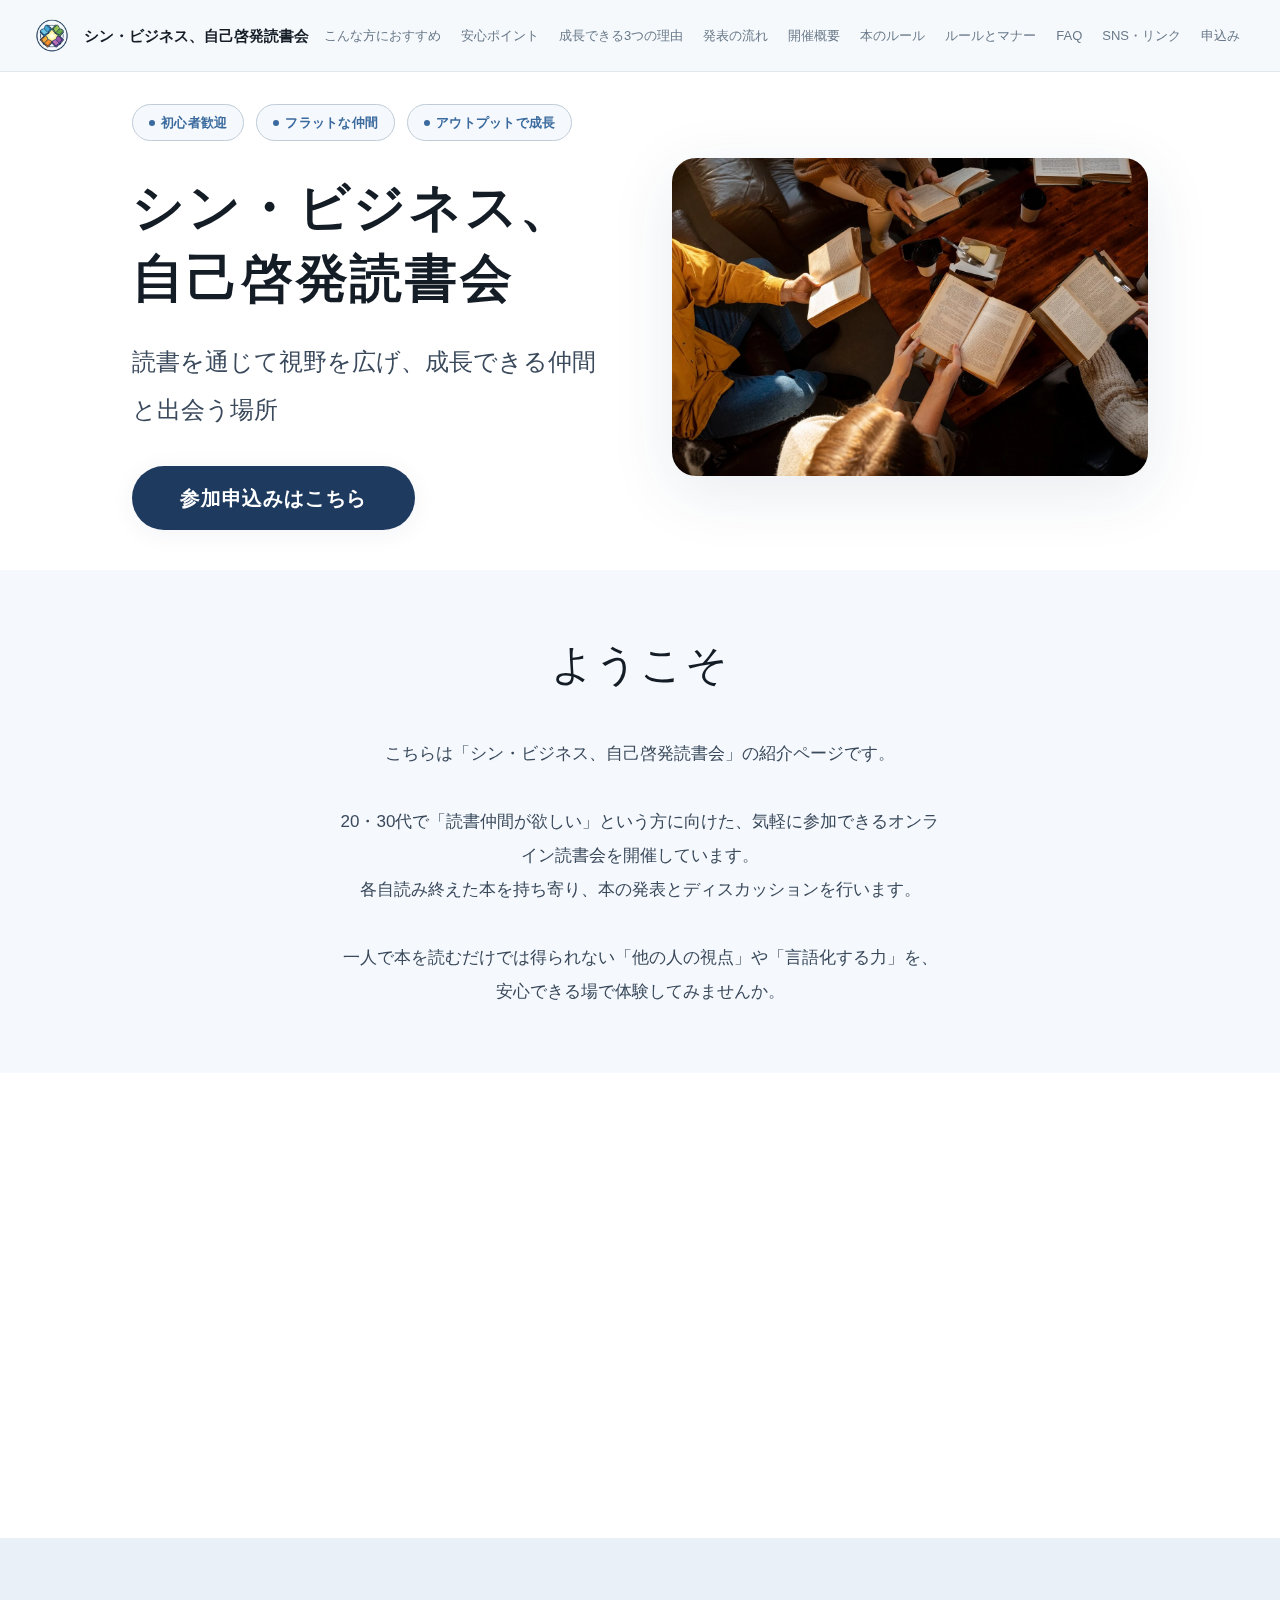
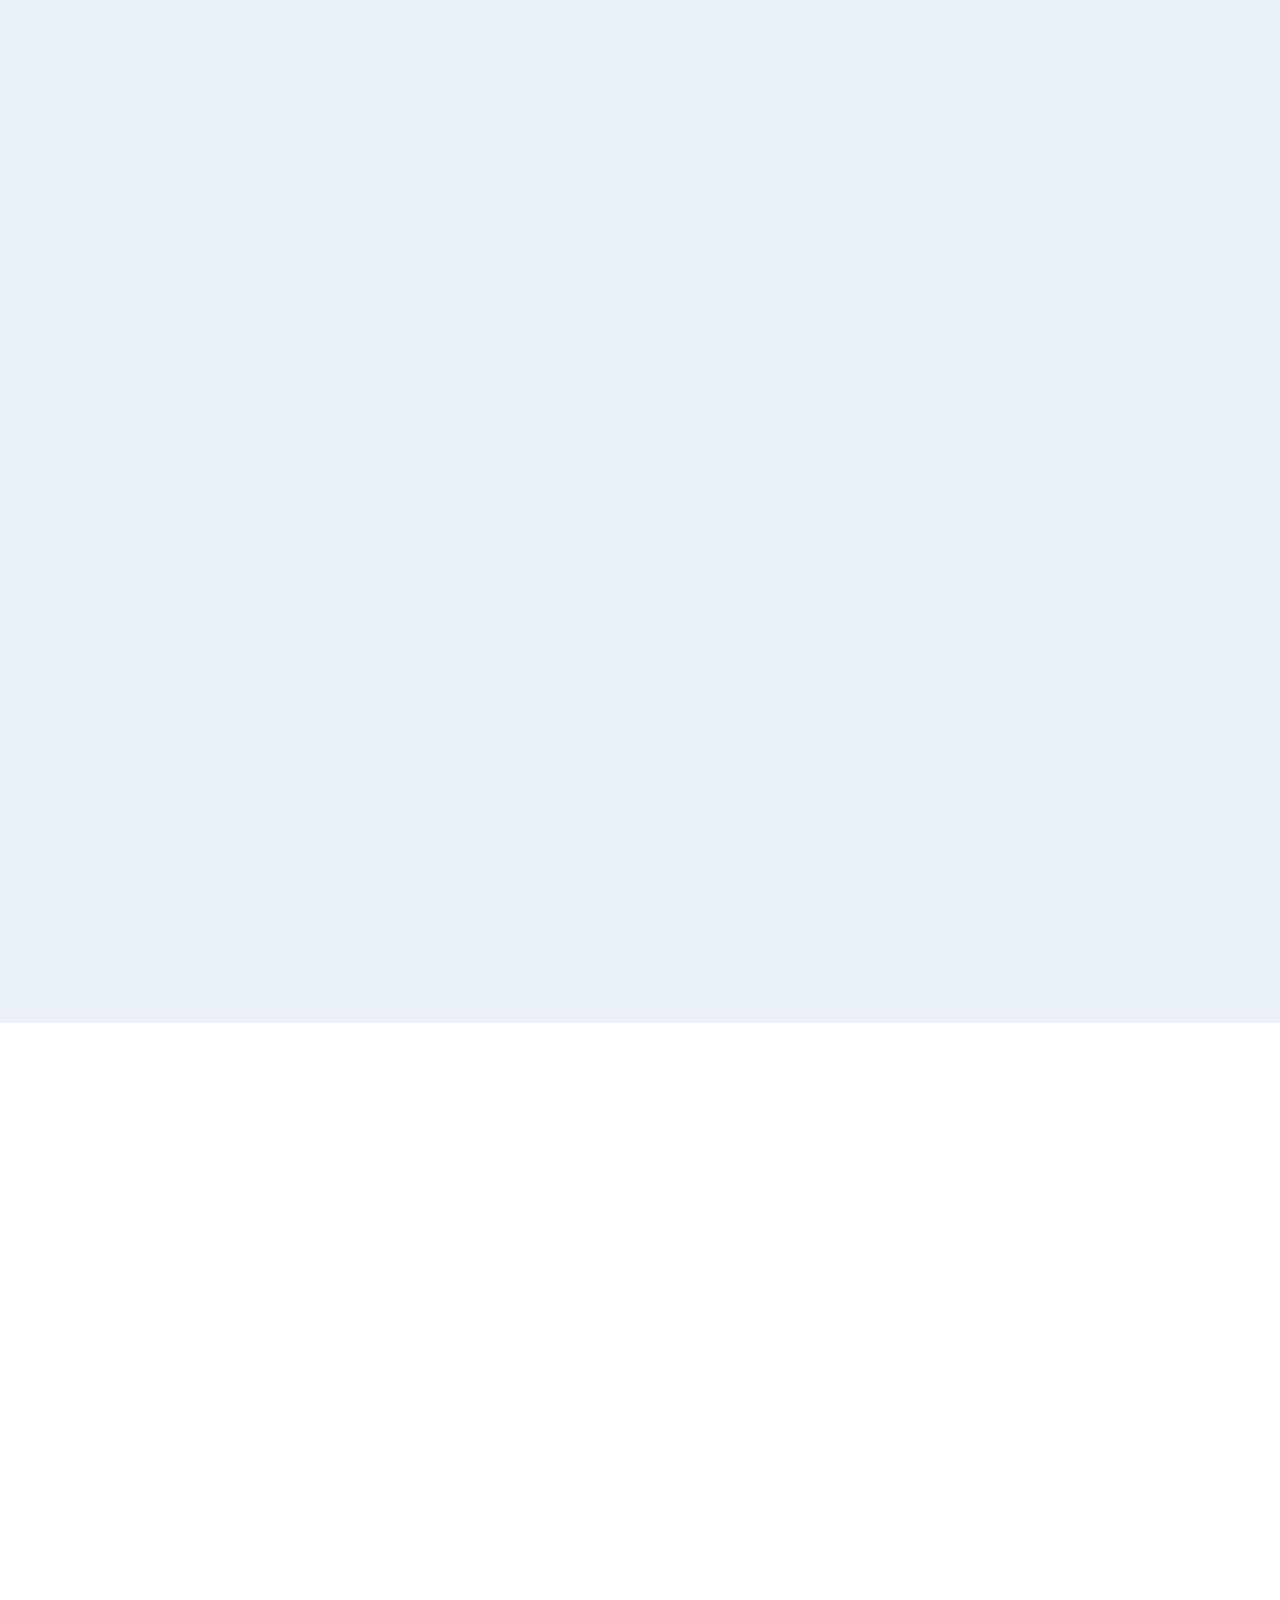
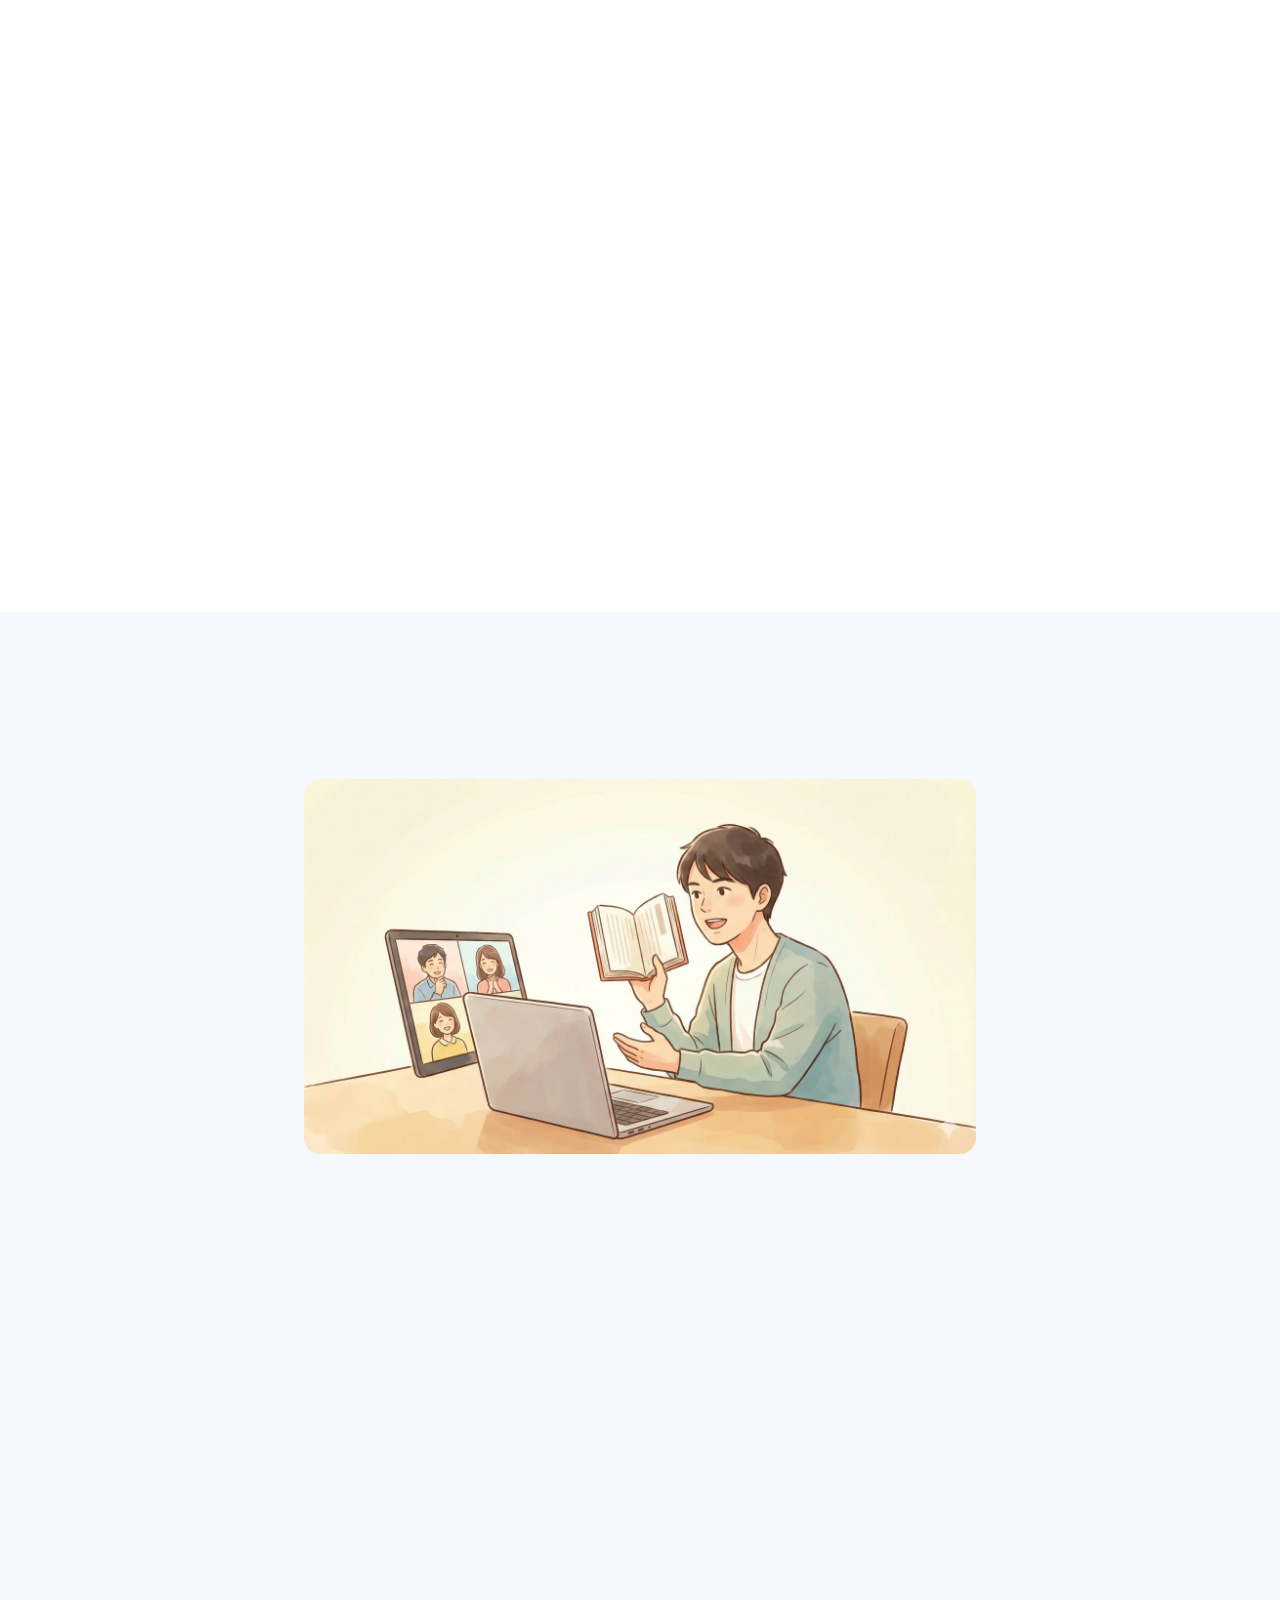
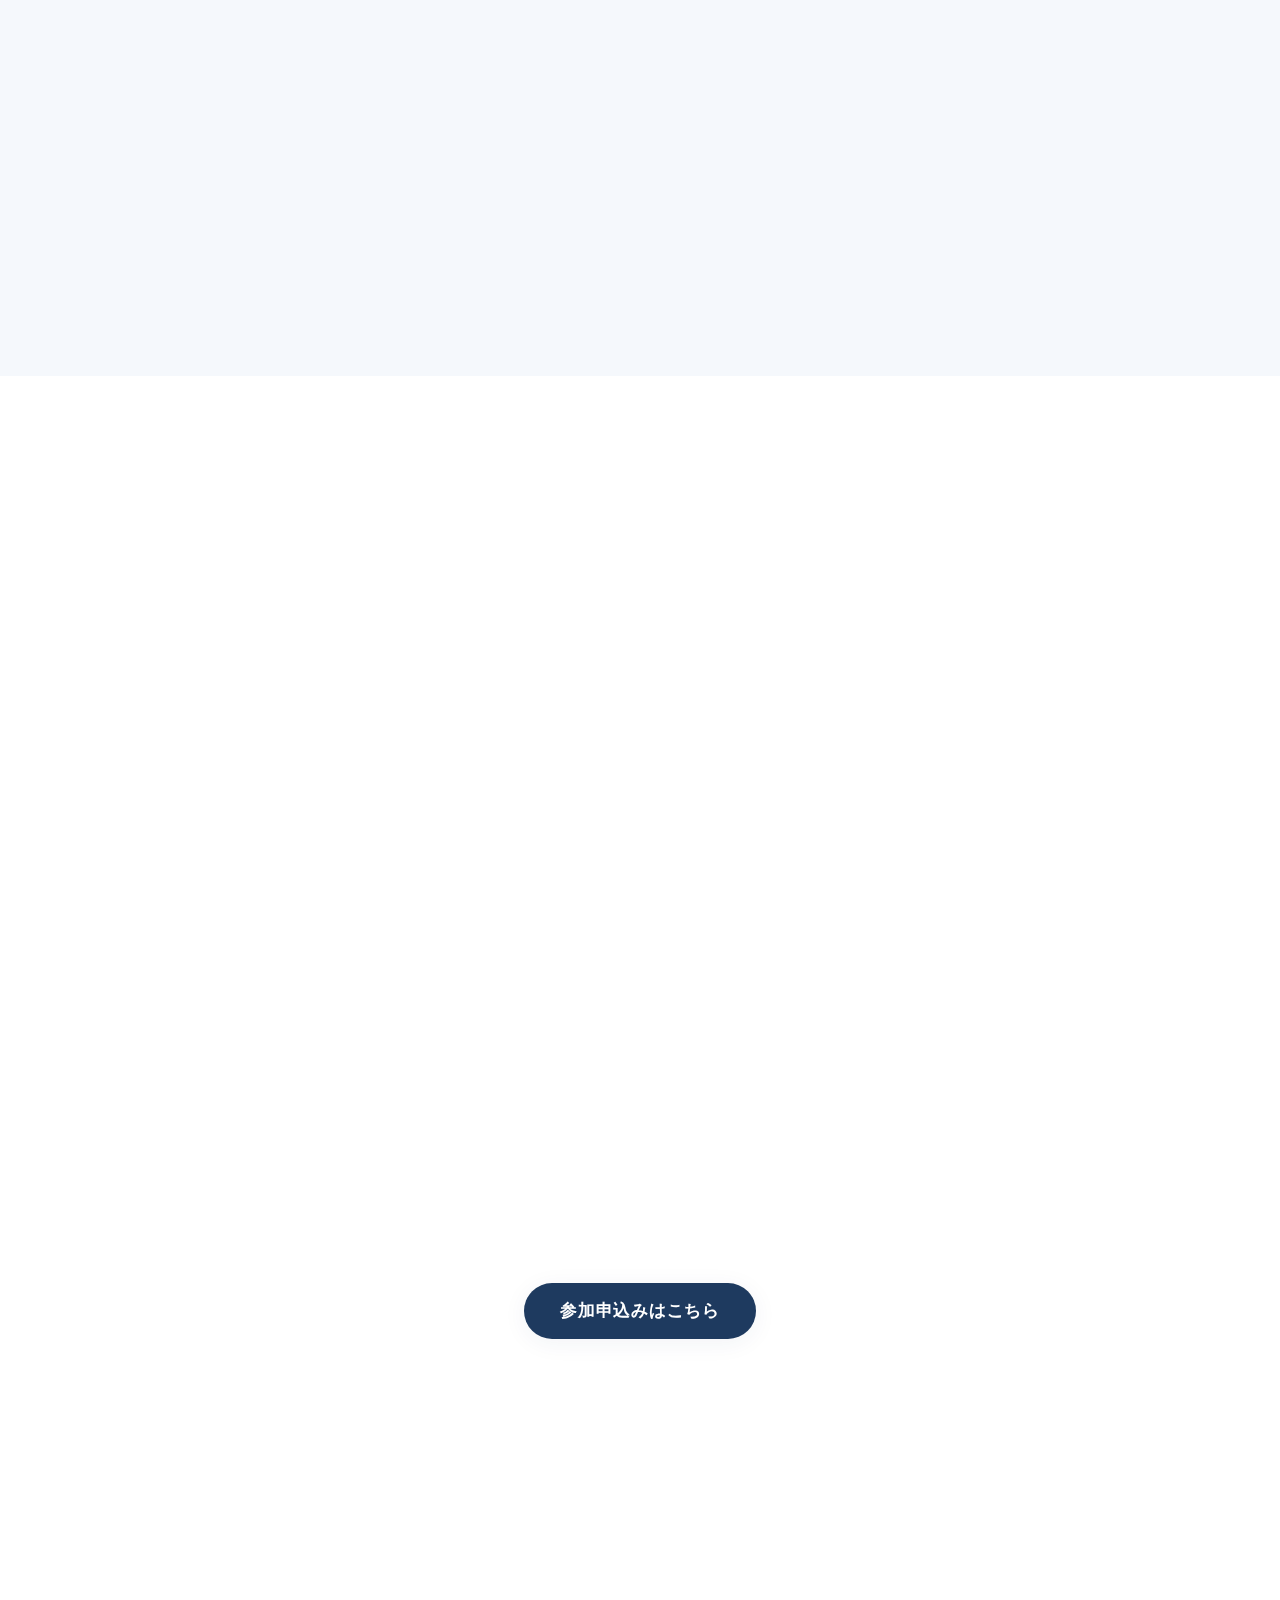
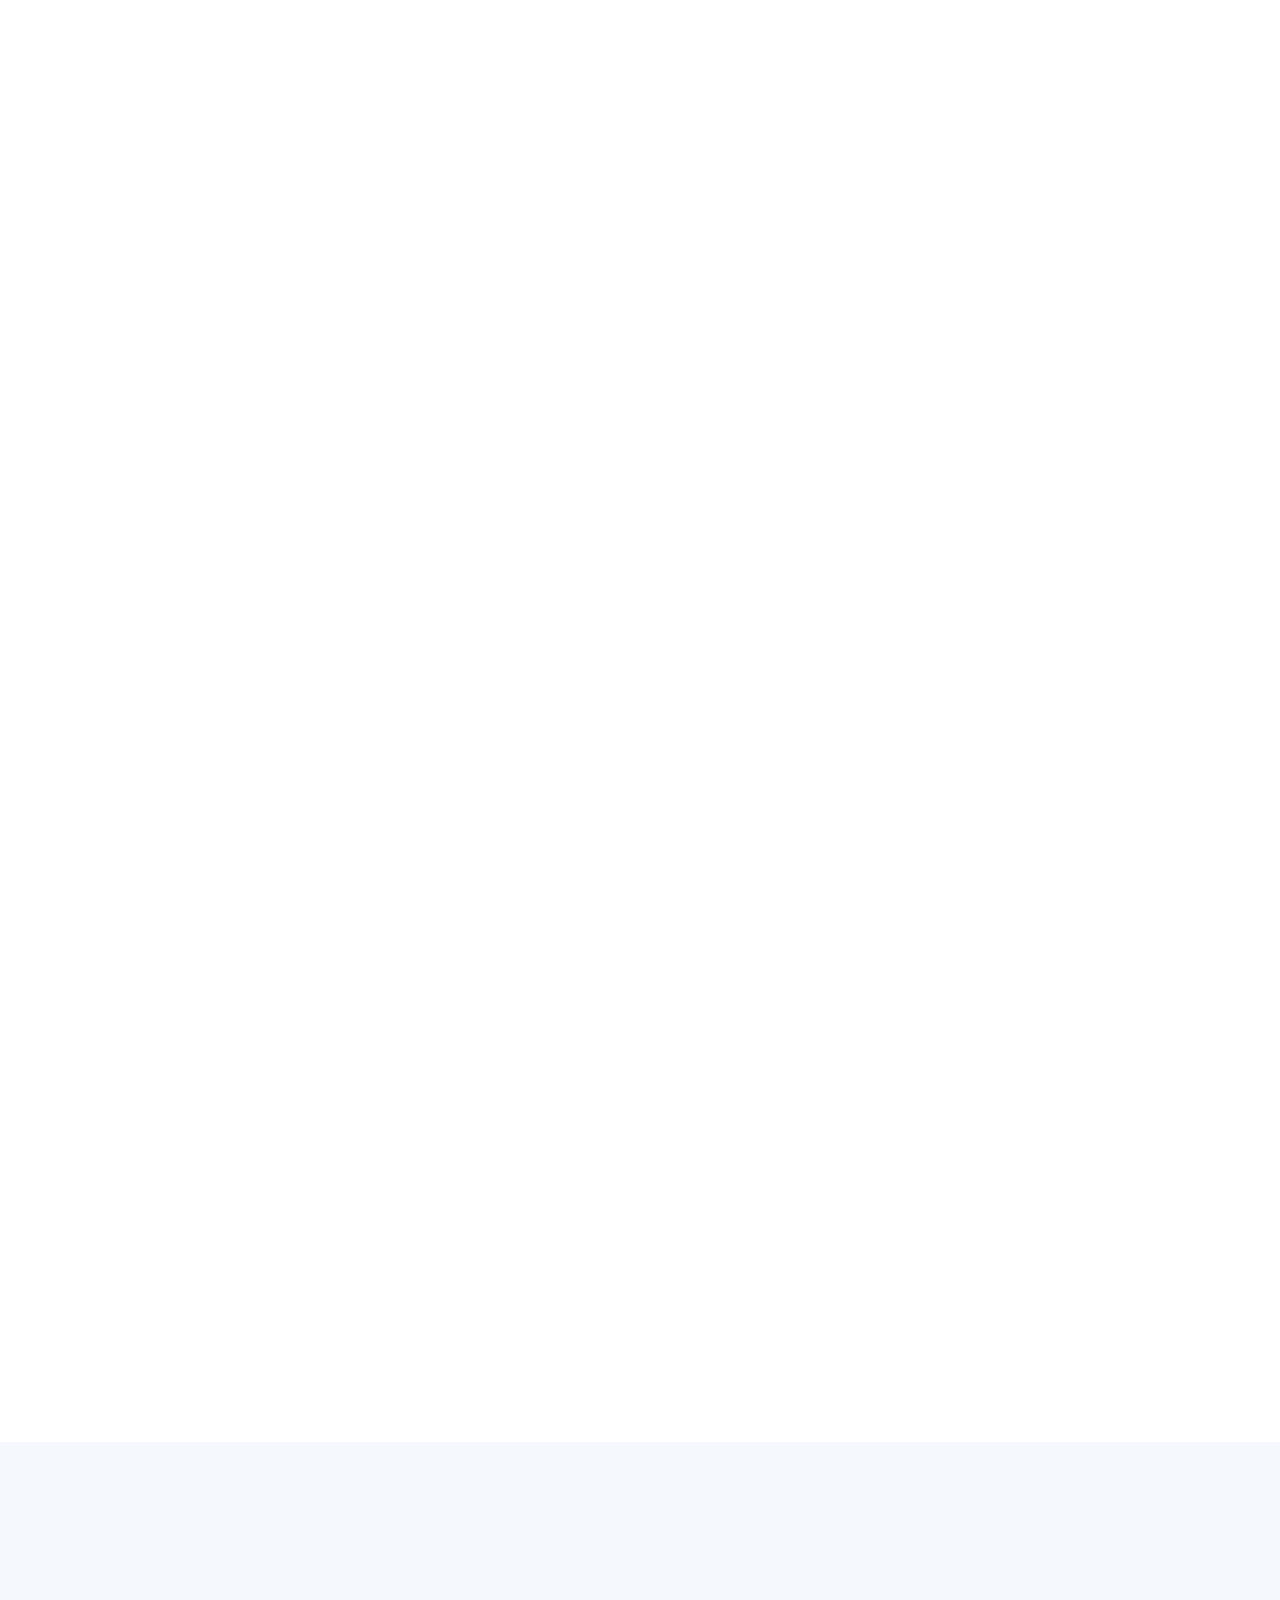
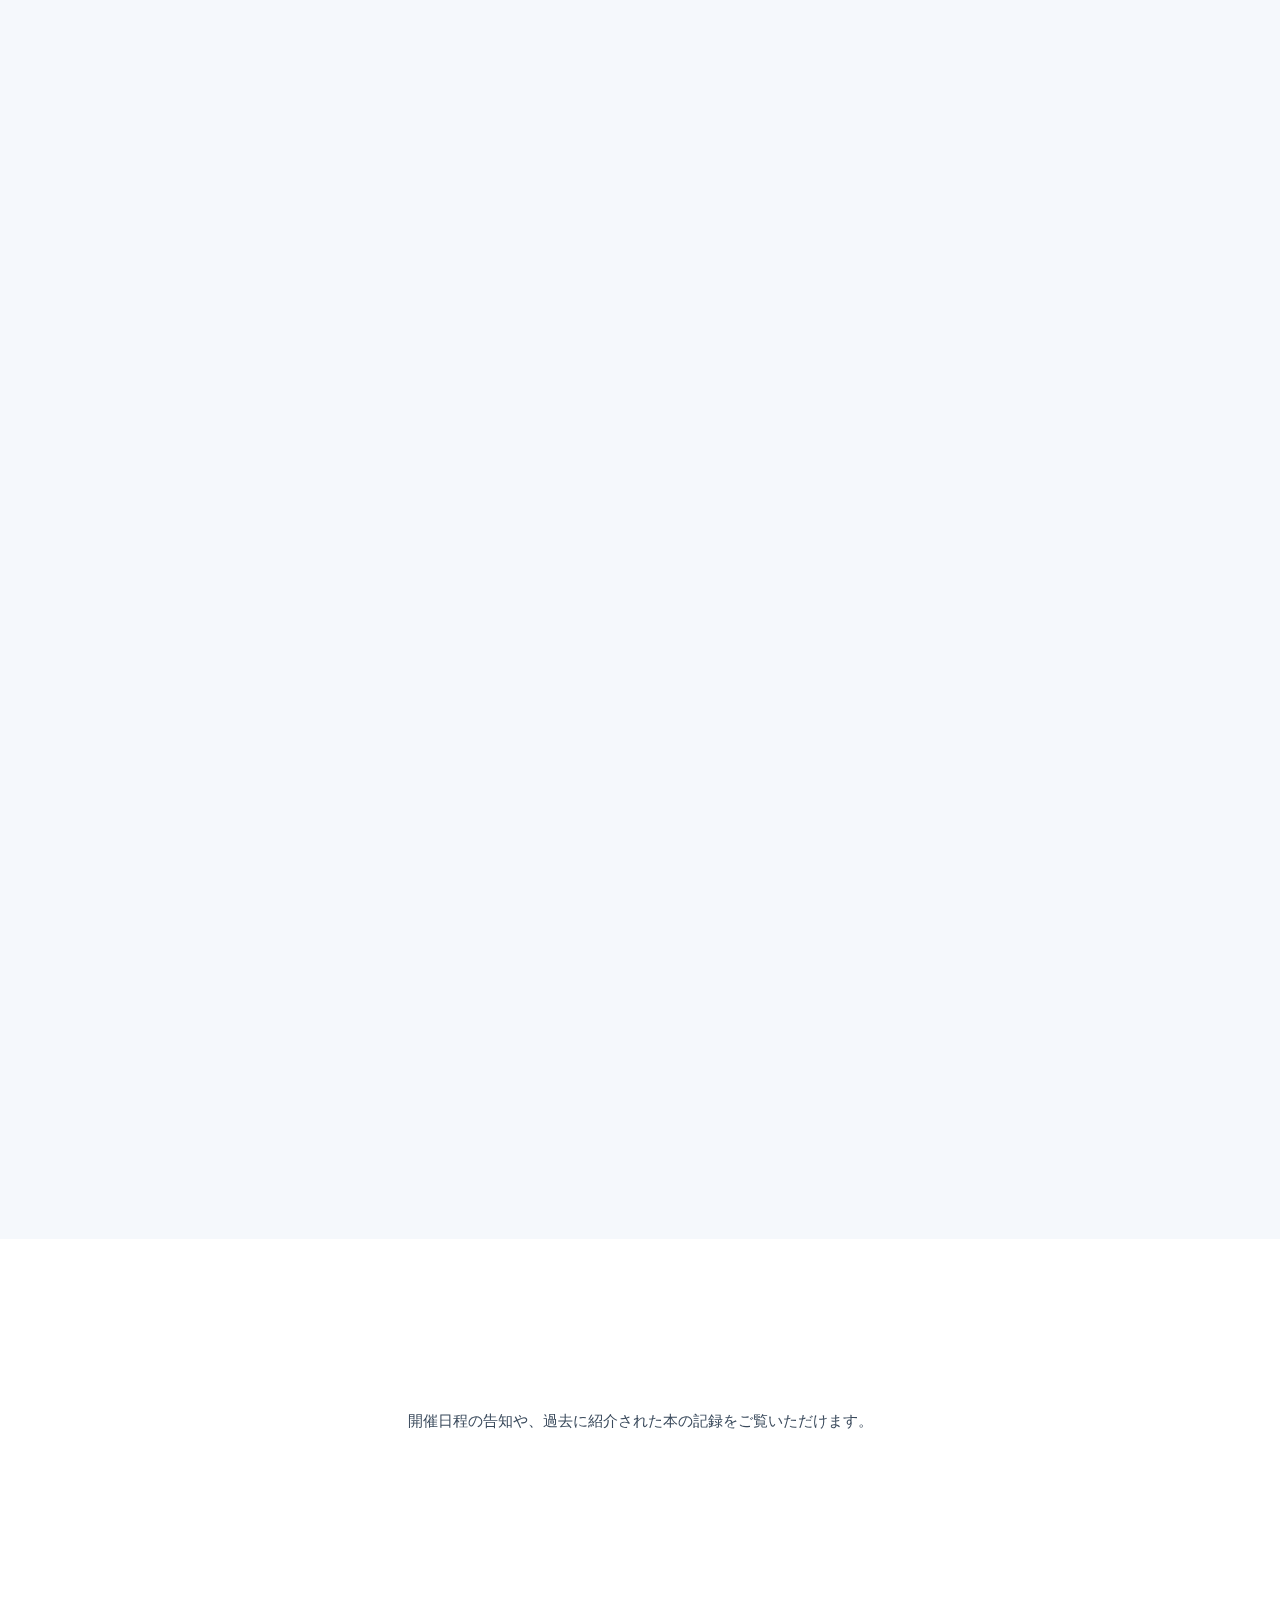
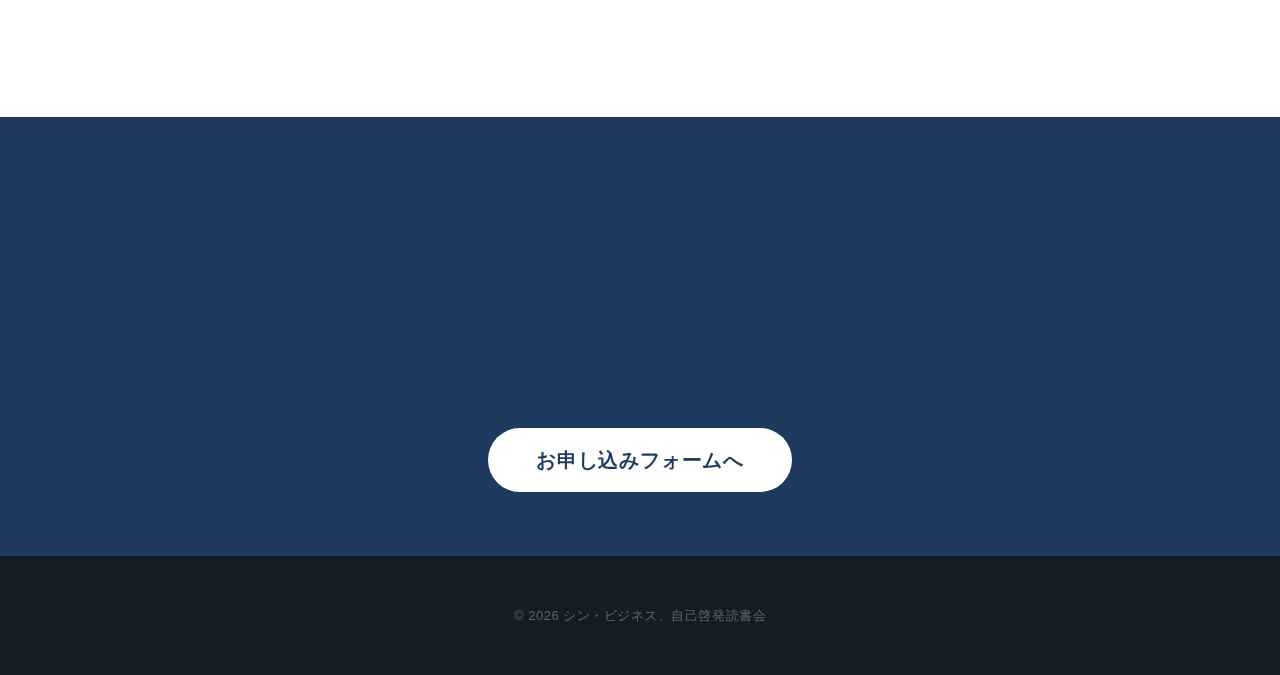
<file: index.html>
<!DOCTYPE html>
<html lang="ja">
<head>
  <meta charset="UTF-8">
  <meta name="viewport" content="width=device-width, initial-scale=1.0">

  <!-- Basic SEO -->
  <title>シン・ビジネス、自己啓発読書会 | 一人参加が当たり前のオンライン読書会</title>
  <meta name="description" content="20〜30代向けのオンライン読書会。初心者歓迎・一人参加が当たり前の、フラットで成長できる読書コミュニティです。参加費無料。">

  <link rel="canonical" href="https://reading-club-hp.netlify.app/">

  <!-- OGP -->
  <meta property="og:type" content="website">
  <meta property="og:title" content="シン・ビジネス、自己啓発読書会 | 一人参加が当たり前のオンライン読書会">
  <meta property="og:description" content="20〜30代向けのオンライン読書会。初心者歓迎・一人参加が当たり前の、フラットで成長できる読書コミュニティです。参加費無料。">
  <meta property="og:url" content="https://reading-club-hp.netlify.app/">
  <!-- OG画像: 1200x630推奨。設定する場合はcontent/site.jsonのog_imageを更新 -->
  <!-- <meta property="og:image" content=""> -->
  <meta property="og:locale" content="ja_JP">
  <meta property="og:site_name" content="シン・ビジネス、自己啓発読書会">

  <!-- Twitter Card -->
  <meta name="twitter:card" content="summary_large_image">
  <meta name="twitter:title" content="シン・ビジネス、自己啓発読書会">
  <meta name="twitter:description" content="20〜30代向けのオンライン読書会。初心者歓迎・一人参加が当たり前。参加費無料。">

  <!-- Favicon -->
  <link rel="icon" href="assets/images/favicon.ico" sizes="32x32">
  <link rel="icon" href="assets/images/favicon-32x32.png" type="image/png" sizes="32x32">
  <link rel="icon" href="assets/images/favicon-16x16.png" type="image/png" sizes="16x16">
  <link rel="apple-touch-icon" href="assets/images/favicon-180x180.png" sizes="180x180">
  <link rel="icon" href="assets/images/favicon-192x192.png" type="image/png" sizes="192x192">
  <link rel="icon" href="assets/images/favicon-512x512.png" type="image/png" sizes="512x512">

  <!-- Google Fonts: Noto Sans JP + Inter (非同期読み込み) -->
  <link rel="preconnect" href="https://fonts.googleapis.com">
  <link rel="preconnect" href="https://fonts.gstatic.com" crossorigin>
  <link rel="preload" as="style" href="https://fonts.googleapis.com/css2?family=Inter:wght@400;500;600&family=Noto+Sans+JP:wght@400;500;600;700&display=swap">
  <link href="https://fonts.googleapis.com/css2?family=Inter:wght@400;500;600&family=Noto+Sans+JP:wght@400;500;600;700&display=swap" rel="stylesheet" media="print" onload="this.media='all'">
  <noscript><link href="https://fonts.googleapis.com/css2?family=Inter:wght@400;500;600&family=Noto+Sans+JP:wght@400;500;600;700&display=swap" rel="stylesheet"></noscript>

  <link rel="stylesheet" href="assets/css/styles.css?v=7">

  <!-- 構造化データ（JSON-LD） -->
  <script type="application/ld+json">
  {
    "@context": "https://schema.org",
    "@type": "Organization",
    "name": "シン・ビジネス、自己啓発読書会",
    "url": "https://reading-club-hp.netlify.app/",
    "logo": "https://reading-club-hp.netlify.app/assets/images/logo.webp",
    "description": "20〜30代向けのオンライン読書会。初心者歓迎・一人参加が当たり前の、フラットで成長できる読書コミュニティです。参加費無料。",
    "sameAs": [
      "https://x.com/bookmeeting999",
      "https://note.com/bookmeeting999"
    ]
  }
  </script>
  <script type="application/ld+json">
  {
    "@context": "https://schema.org",
    "@type": "WebSite",
    "name": "シン・ビジネス、自己啓発読書会",
    "url": "https://reading-club-hp.netlify.app/",
    "description": "20〜30代向けのオンライン読書会。初心者歓迎・一人参加が当たり前の、フラットで成長できる読書コミュニティです。参加費無料。",
    "inLanguage": "ja"
  }
  </script>
</head>
<body>

  <!-- ===== Header ===== -->
  <header id="header" class="header">
    <div class="header__inner">
      <a href="#hero" class="header__logo" id="header-logo">
        <img src="assets/images/logo.webp" alt="読書会ロゴ" class="header__logo-img" width="36" height="36">
        <span class="header__logo-text" id="header-logo-text"></span>
      </a>
      <nav class="nav" id="nav">
        <ul class="nav__list" id="nav-list"></ul>
      </nav>
      <button class="nav__toggle" id="nav-toggle" type="button" aria-label="メニューを開閉" aria-expanded="false">
        <span></span>
        <span></span>
        <span></span>
      </button>
    </div>
  </header>

  <!-- ===== Hero — 2 column layout ===== -->
  <section id="hero" class="hero" aria-label="メインビジュアル">
    <div class="hero__inner">
      <div class="hero__text">
        <div id="hero-badges" class="hero__badges"></div>
        <h1 id="hero-headline" class="hero__headline"></h1>
        <p id="hero-subheadline" class="hero__subheadline"></p>
        <a id="hero-cta" href="#" class="btn btn--primary hero__cta" role="button"></a>
      </div>
      <div class="hero__visual">
        <img src="assets/images/logo.webp" alt="読書会ロゴ" class="hero__logo-img" width="300" height="300">
        <img id="hero-image" class="hero__image is-hidden" src="" alt="読書会の様子" width="480" height="320">
      </div>
    </div>
  </section>

  <main>

    <!-- ===== ようこそ（導入） ===== -->
    <section id="intro" class="section intro" aria-labelledby="intro-title">
      <div class="container">
        <h2 id="intro-title" class="section__title"></h2>
        <div id="intro-body" class="intro__body"></div>
      </div>
    </section>

    <!-- ===== こんな方におすすめ ===== -->
    <section id="recommended" class="section recommended" aria-labelledby="recommended-title">
      <div class="container">
        <h2 id="recommended-title" class="section__title"></h2>
        <ul id="recommended-list" class="card-grid recommended__list"></ul>
      </div>
    </section>

    <!-- ===== 安心ポイント ===== -->
    <section id="reassurance" class="section reassurance" aria-labelledby="reassurance-title">
      <div class="container">
        <h2 id="reassurance-title" class="section__title"></h2>
        <div id="reassurance-image" class="section__image-wrapper"></div>
        <div id="reassurance-list" class="card-grid reassurance__list"></div>
      </div>
    </section>

    <!-- ===== 成長できる理由 ===== -->
    <section id="growth" class="section growth" aria-labelledby="growth-title">
      <div class="container">
        <h2 id="growth-title" class="section__title"></h2>
        <div id="growth-image" class="section__image-wrapper"></div>
        <div id="growth-list" class="card-grid growth__list"></div>
      </div>
    </section>

    <!-- ===== 発表の流れ ===== -->
    <section id="flow" class="section flow" aria-labelledby="flow-title">
      <div class="container">
        <h2 id="flow-title" class="section__title"></h2>
        <div id="flow-image" class="flow__image-wrapper"></div>
        <ol id="flow-steps" class="flow__steps"></ol>
        <p id="flow-note" class="flow__note"></p>
      </div>
    </section>

    <!-- ===== 開催概要 ===== -->
    <section id="schedule" class="section basics" aria-labelledby="schedule-title">
      <div class="container">
        <h2 id="schedule-title" class="section__title"></h2>
        <div class="basics__card card">
          <dl id="basics-list" class="basics__dl"></dl>
        </div>
        <p id="schedule-note" class="schedule__note"></p>
        <div class="schedule__cta-wrap">
          <a id="schedule-cta" href="#" class="btn btn--primary" role="button"></a>
        </div>
      </div>
    </section>

    <!-- ===== 本についてのガイドライン ===== -->
    <section id="book-rules" class="section book-rules" aria-labelledby="book-rules-title">
      <div class="container">
        <h2 id="book-rules-title" class="section__title"></h2>
        <p id="book-rules-lead" class="book-rules__lead"></p>
        <div id="book-rules-content" class="book-rules__content"></div>
      </div>
    </section>

    <!-- ===== ルールとマナー ===== -->
    <section id="rules" class="section rules" aria-labelledby="rules-title">
      <div class="container">
        <h2 id="rules-title" class="section__title"></h2>
        <div class="rules__card card">
          <h3 class="rules__subtitle">禁止事項</h3>
          <ul id="rules-prohibited" class="rules__list"></ul>
          <div id="rules-notes" class="rules__notes"></div>
        </div>
      </div>
    </section>

    <!-- ===== FAQ ===== -->
    <section id="faq" class="section faq" aria-labelledby="faq-title">
      <div class="container">
        <h2 id="faq-title" class="section__title"></h2>
        <div id="faq-list" class="faq__list"></div>
      </div>
    </section>

    <!-- ===== SNS（日程のお知らせ） ===== -->
    <section id="sns" class="section sns" aria-labelledby="sns-title">
      <div class="container">
        <h2 id="sns-title" class="section__title"></h2>
        <p id="sns-body" class="sns__body"></p>
        <div id="sns-list" class="sns__list"></div>
      </div>
    </section>

    <!-- ===== 申込みCTA（下部） ===== -->
    <section id="cta-bottom" class="section cta-bottom" aria-labelledby="cta-bottom-title">
      <div class="container">
        <h2 id="cta-bottom-title" class="section__title"></h2>
        <div id="cta-image" class="section__image-wrapper"></div>
        <p id="cta-bottom-body" class="cta-bottom__body"></p>
        <a id="cta-bottom-btn" href="#" class="btn btn--primary" role="button"></a>
      </div>
    </section>

  </main>

  <!-- ===== フッター ===== -->
  <footer id="footer" class="footer">
    <div class="container">
      <div id="footer-note" class="footer__note"></div>
      <p id="footer-copyright" class="footer__copyright"></p>
    </div>
  </footer>

  <!-- モバイル固定CTA -->
  <div id="mobile-cta" class="mobile-cta" aria-hidden="true">
    <a id="mobile-cta-btn" href="#" class="btn btn--primary btn--mobile-fixed"></a>
  </div>

  <!-- トップに戻るボタン -->
  <button id="back-to-top" class="back-to-top" type="button" aria-label="ページの先頭に戻る">
    <svg viewBox="0 0 24 24" width="20" height="20" fill="none" stroke="currentColor" stroke-width="2" stroke-linecap="round" stroke-linejoin="round"><polyline points="18 15 12 9 6 15"/></svg>
  </button>

  <script src="assets/js/main.js?v=5"></script>
</body>
</html>
</file>
<file: assets/css/styles.css>
/* ============================================
   シン・ビジネス、自己啓発読書会 LP
   Design: Clean, soft, editorial — 読書会らしい清潔感と柔らかさ
   ============================================ */

/* ---------- CSS Custom Properties ---------- */
:root {
  --color-white: #ffffff;
  --color-cream: #f5f8fc;
  --color-warm-gray: #eaf0f7;
  --color-sand: #c8d8e8;
  --color-brown: #3b6b9e;
  --color-brown-dark: #2d5580;
  --color-brown-deep: #1e3a5f;
  --color-text: #141c26;
  --color-text-secondary: #3a4a5c;
  --color-text-muted: #6a7a8a;
  --color-border: #c0cdd8;
  --color-border-light: #dce5ed;

  --font-sans: "Zen Maru Gothic", "Hiragino Kaku Gothic ProN", sans-serif;
  --font-serif: "Noto Serif JP", "YuMincho", "Hiragino Mincho ProN", serif;

  --text-xs: 0.8125rem;
  --text-sm: 0.9375rem;
  --text-base: 1.0625rem;
  --text-lg: 1.25rem;
  --text-xl: 1.5rem;
  --text-2xl: 2rem;
  --text-3xl: 2.625rem;
  --text-4xl: 3.25rem;

  --leading-tight: 1.35;
  --leading-normal: 1.8;
  --leading-relaxed: 2;

  --space-1: 0.25rem;
  --space-2: 0.5rem;
  --space-3: 0.75rem;
  --space-4: 1rem;
  --space-5: 1.25rem;
  --space-6: 1.5rem;
  --space-8: 2rem;
  --space-10: 2.5rem;
  --space-12: 3rem;
  --space-16: 4rem;
  --space-20: 5rem;
  --space-24: 6rem;
  --space-32: 8rem;

  --header-height: 72px;
  --max-w: 720px;
  --max-w-wide: 1080px;
  --radius: 16px;
  --radius-sm: 10px;
  --radius-lg: 24px;
  --radius-full: 100px;

  --ease: cubic-bezier(0.16, 1, 0.3, 1);
  --shadow-sm: 0 2px 8px rgba(30,58,95,0.04);
  --shadow-md: 0 4px 24px rgba(30,58,95,0.06);
  --shadow-lg: 0 8px 48px rgba(30,58,95,0.08);
  --shadow-xl: 0 16px 64px rgba(30,58,95,0.1);
}

/* ---------- Reset ---------- */
*, *::before, *::after { box-sizing: border-box; margin: 0; padding: 0; }

html {
  font-size: 100%;
  scroll-behavior: smooth;
  scroll-padding-top: var(--header-height);
  -webkit-text-size-adjust: 100%;
}

body {
  font-family: var(--font-sans);
  font-size: var(--text-base);
  line-height: var(--leading-normal);
  color: var(--color-text);
  background: var(--color-cream);
  -webkit-font-smoothing: antialiased;
  overflow-x: hidden;
  padding-top: var(--header-height);
}

img { max-width: 100%; height: auto; display: block; }
a { color: var(--color-brown); text-decoration: none; transition: color 0.2s; }
a:hover { color: var(--color-brown-dark); }
ul, ol { list-style: none; }

/* ---------- Utilities ---------- */
.container { max-width: var(--max-w); margin: 0 auto; padding: 0 var(--space-6); }
.container--wide { max-width: var(--max-w-wide); margin: 0 auto; padding: 0 var(--space-6); }

/* ---------- Section ---------- */
.section { padding: var(--space-16) 0; }

.section__title {
  font-family: var(--font-serif);
  font-size: var(--text-2xl);
  font-weight: 500;
  line-height: 1.5;
  text-align: center;
  margin-bottom: var(--space-10);
  color: var(--color-text);
  letter-spacing: 0.04em;
}

/* No underline — clean Airbnb/MUJI style */
.section__title::after { display: none; }

/* ---------- Section Image ---------- */
.section__image-wrapper {
  max-width: 640px;
  margin: 0 auto var(--space-10);
  text-align: center;
}
.section__image {
  width: 100%;
  border-radius: var(--radius);
  box-shadow: var(--shadow-md);
}
.cta-bottom .section__image-wrapper { max-width: 480px; margin-bottom: var(--space-8); }
.cta-bottom .section__image { border-radius: var(--radius-lg); box-shadow: var(--shadow-xl); }

/* ---------- Scroll Animations ---------- */
.fade-in {
  opacity: 0;
  transform: translateY(28px);
  transition: opacity 0.8s var(--ease), transform 0.8s var(--ease);
}
.fade-in.is-visible { opacity: 1; transform: translateY(0); }

.fade-in-stagger > * {
  opacity: 0; transform: translateY(20px);
  transition: opacity 0.6s var(--ease), transform 0.6s var(--ease);
}
.fade-in-stagger.is-visible > *:nth-child(1) { transition-delay: 0s; opacity: 1; transform: none; }
.fade-in-stagger.is-visible > *:nth-child(2) { transition-delay: 0.1s; opacity: 1; transform: none; }
.fade-in-stagger.is-visible > *:nth-child(3) { transition-delay: 0.2s; opacity: 1; transform: none; }
.fade-in-stagger.is-visible > *:nth-child(4) { transition-delay: 0.3s; opacity: 1; transform: none; }
.fade-in-stagger.is-visible > *:nth-child(5) { transition-delay: 0.4s; opacity: 1; transform: none; }
.fade-in-stagger.is-visible > *:nth-child(6) { transition-delay: 0.5s; opacity: 1; transform: none; }
.fade-in-stagger.is-visible > *:nth-child(7) { transition-delay: 0.6s; opacity: 1; transform: none; }
.fade-in-stagger.is-visible > *:nth-child(8) { transition-delay: 0.7s; opacity: 1; transform: none; }

/* ---------- Button ---------- */
.btn {
  display: inline-flex; align-items: center; justify-content: center;
  padding: 16px 36px;
  font-family: var(--font-sans); font-size: var(--text-base); font-weight: 600;
  line-height: 1.4; border: none; border-radius: var(--radius-full); cursor: pointer;
  transition: all 0.3s var(--ease); text-decoration: none; white-space: nowrap;
  letter-spacing: 0.04em;
}
.btn:hover { text-decoration: none; }
.btn:focus-visible { outline: 3px solid var(--color-sand); outline-offset: 2px; }

.btn--primary {
  background: var(--color-brown-deep);
  color: var(--color-white);
  box-shadow: var(--shadow-md);
}
.btn--primary:hover {
  background: var(--color-text);
  box-shadow: var(--shadow-lg);
  transform: translateY(-2px);
}
.btn--primary:active { transform: translateY(0); box-shadow: var(--shadow-sm); }

/* ---------- Card ---------- */
.card {
  background: var(--color-white);
  border: 1px solid var(--color-border-light);
  border-radius: var(--radius);
  padding: var(--space-10);
  box-shadow: var(--shadow-sm);
}

.card-grid { display: grid; gap: var(--space-6); }

/* ---------- Icon ---------- */
.icon {
  display: inline-flex; align-items: center; justify-content: center;
  width: 56px; height: 56px; border-radius: 50%;
  background: var(--color-warm-gray); flex-shrink: 0;
}
.icon svg {
  width: 26px; height: 26px;
  stroke: var(--color-brown); fill: none;
  stroke-width: 1.4; stroke-linecap: round; stroke-linejoin: round;
}

/* ============================================
   HEADER
   ============================================ */
.header {
  position: fixed; top: 0; left: 0; right: 0; z-index: 200;
  height: var(--header-height);
  background: rgba(245,248,252,0.88);
  backdrop-filter: blur(16px) saturate(1.4);
  -webkit-backdrop-filter: blur(16px) saturate(1.4);
  border-bottom: 1px solid rgba(192,205,216,0.4);
}
.header__inner {
  display: flex; align-items: center; justify-content: space-between;
  height: 100%; max-width: var(--max-w-wide); margin: 0 auto;
  padding: 0 var(--space-8);
}
.header__logo {
  display: flex; align-items: center; gap: 12px;
  font-size: var(--text-sm); font-weight: 700; color: var(--color-text);
  text-decoration: none; transition: opacity 0.2s;
}
.header__logo:hover { opacity: 0.65; color: var(--color-text); text-decoration: none; }
.header__logo-img { width: 40px; height: 40px; border-radius: 12px; object-fit: cover; flex-shrink: 0; }

.nav__list { display: flex; align-items: center; gap: 4px; }
.nav__item { display: block; }
.nav__link {
  display: block; padding: 6px 12px;
  font-size: var(--text-xs); font-weight: 500; color: var(--color-text-muted);
  border-radius: 8px; transition: color 0.2s, background 0.2s; white-space: nowrap; text-decoration: none;
}
.nav__link:hover { color: var(--color-text); background: var(--color-warm-gray); text-decoration: none; }

.nav__toggle {
  display: none; flex-direction: column; justify-content: center; align-items: center;
  gap: 5px; width: 44px; height: 44px; background: none; border: none; cursor: pointer;
  -webkit-tap-highlight-color: transparent; padding: 0;
}
.nav__toggle span {
  display: block; width: 20px; height: 1.5px; background: var(--color-text);
  border-radius: 1px; transition: transform 0.3s, opacity 0.3s;
}
.nav__toggle.is-active span:nth-child(1) { transform: translateY(6.5px) rotate(45deg); }
.nav__toggle.is-active span:nth-child(2) { opacity: 0; }
.nav__toggle.is-active span:nth-child(3) { transform: translateY(-6.5px) rotate(-45deg); }

/* ============================================
   HERO — editorial 2-column
   ============================================ */
.hero {
  background: var(--color-white);
  padding: var(--space-8) 0 var(--space-10);
  display: flex; align-items: center;
}
.hero__inner {
  display: grid;
  grid-template-columns: 1fr 1fr;
  gap: var(--space-16);
  align-items: center;
  max-width: var(--max-w-wide);
  margin: 0 auto;
  padding: 0 var(--space-8);
}
.hero__text { max-width: 520px; }
.hero__headline {
  font-family: var(--font-serif);
  font-size: var(--text-3xl);
  font-weight: 600;
  line-height: var(--leading-tight);
  color: var(--color-text);
  margin-bottom: var(--space-6);
  white-space: pre-line;
  letter-spacing: 0.05em;
}
.hero__subheadline {
  font-size: var(--text-lg);
  color: var(--color-text-secondary);
  margin-bottom: var(--space-8);
  line-height: var(--leading-relaxed);
}
.hero__badges {
  display: flex; flex-wrap: wrap; gap: var(--space-3); margin-bottom: var(--space-8);
}
.hero__badge {
  display: inline-flex; align-items: center; gap: 6px;
  padding: 6px 16px;
  font-size: var(--text-xs); font-weight: 600; color: var(--color-brown);
  background: var(--color-cream); border: 1px solid var(--color-border);
  border-radius: var(--radius-full); letter-spacing: 0.02em;
}
.hero__badge .badge-dot {
  width: 6px; height: 6px; border-radius: 50%;
  background: var(--color-brown);
}
.hero__cta { font-size: var(--text-lg); padding: 18px 48px; }

.hero__visual {
  display: flex; justify-content: center; align-items: center;
  position: relative;
}
.hero__logo-img {
  width: 320px; height: 320px; object-fit: contain;
  filter: drop-shadow(0 16px 48px rgba(30,58,95,0.12));
  animation: heroFloat 6s ease-in-out infinite;
}

@keyframes heroFloat {
  0%, 100% { transform: translateY(0); }
  50% { transform: translateY(-12px); }
}

.hero__image {
  width: 100%; max-width: 480px; border-radius: var(--radius-lg);
  box-shadow: var(--shadow-xl);
}

/* ============================================
   INTRO
   ============================================ */
.intro { background: var(--color-cream); }
.intro .section__title {
  font-family: var(--font-serif);
}
.intro__body {
  max-width: 600px; margin: 0 auto; text-align: center;
  color: var(--color-text-secondary);
  font-size: var(--text-base); line-height: var(--leading-relaxed);
  white-space: pre-line;
}

/* ============================================
   RECOMMENDED — horizontal cards
   ============================================ */
.recommended { background: var(--color-white); }
.recommended__list { grid-template-columns: 1fr; gap: var(--space-4); }
.recommended__item {
  display: flex; align-items: center; gap: var(--space-6);
  background: var(--color-cream); border: none; border-radius: var(--radius);
  padding: var(--space-6) var(--space-8);
  transition: transform 0.4s var(--ease), box-shadow 0.4s var(--ease);
}
.recommended__item:hover { transform: translateY(-3px); box-shadow: var(--shadow-md); }
.recommended__text { font-size: var(--text-base); font-weight: 500; color: var(--color-text); }

/* ============================================
   REASSURANCE — 3-column cards (distinct layout)
   ============================================ */
.reassurance { background: var(--color-warm-gray); }
.reassurance__list {
  grid-template-columns: repeat(3, 1fr); gap: var(--space-8);
}
.reassurance__item {
  display: flex; flex-direction: column; align-items: center; text-align: center;
  background: var(--color-white); border-radius: var(--radius-lg);
  padding: var(--space-12) var(--space-8) var(--space-10);
  box-shadow: var(--shadow-md);
  transition: transform 0.4s var(--ease), box-shadow 0.4s var(--ease);
}
.reassurance__item:hover { transform: translateY(-4px); box-shadow: var(--shadow-lg); }
.reassurance__item .icon {
  width: 72px; height: 72px; margin-bottom: var(--space-6);
  background: var(--color-cream);
}
.reassurance__item .icon svg { width: 32px; height: 32px; }
.reassurance__item-content { flex: 1; }
.reassurance__item-title {
  font-family: var(--font-serif); font-size: var(--text-lg); font-weight: 500;
  color: var(--color-text); margin-bottom: var(--space-3); letter-spacing: 0.02em;
}
.reassurance__item-body {
  font-size: var(--text-sm); color: var(--color-text-secondary);
  line-height: var(--leading-normal); white-space: pre-line;
}
.reassurance__stat { display: block; font-size: var(--text-2xl); font-weight: 700; color: var(--color-brown); margin-top: var(--space-4); }
.reassurance__stat-label { font-size: var(--text-xs); color: var(--color-text-muted); }

/* ============================================
   GROWTH — numbered, large left border
   ============================================ */
.growth { background: var(--color-white); }
.growth__list { grid-template-columns: 1fr; gap: 0; max-width: 720px; margin: 0 auto; }
.growth__item {
  display: grid; grid-template-columns: 56px 1fr; gap: var(--space-6);
  align-items: start;
  padding: var(--space-10) 0;
  border-bottom: 1px solid var(--color-border-light);
}
.growth__item:last-child { border-bottom: none; }
.growth__number {
  display: flex; align-items: center; justify-content: center;
  width: 56px; height: 56px; border-radius: 50%;
  background: var(--color-brown-deep); color: var(--color-white);
  font-family: var(--font-serif); font-size: var(--text-xl); font-weight: 500;
}
.growth__item-content { padding-top: var(--space-2); }
.growth__item-title {
  font-family: var(--font-serif); font-size: var(--text-lg); font-weight: 500;
  color: var(--color-text); margin-bottom: var(--space-2); letter-spacing: 0.02em;
}
.growth__item-body {
  font-size: var(--text-sm); color: var(--color-text-secondary);
  line-height: var(--leading-normal); white-space: pre-line;
}

/* ============================================
   FLOW — timeline
   ============================================ */
.flow { background: var(--color-cream); }
.flow__image-wrapper { margin-bottom: var(--space-8); text-align: center; }
.flow__image-wrapper img { max-width: 100%; border-radius: var(--radius); }
.flow__steps { position: relative; max-width: 640px; margin: 0 auto; }
.flow__step {
  display: flex; gap: var(--space-8); align-items: flex-start;
  padding-bottom: var(--space-10); position: relative;
}
.flow__step:last-child { padding-bottom: 0; }
.flow__step::before {
  content: ""; position: absolute; left: 27px; top: 56px; bottom: 0;
  width: 1px; background: var(--color-border);
}
.flow__step:last-child::before { display: none; }
.flow__step-number {
  display: flex; align-items: center; justify-content: center;
  width: 56px; height: 56px; border-radius: 50%;
  background: var(--color-brown-deep); color: var(--color-white);
  font-family: var(--font-serif); font-size: var(--text-lg); font-weight: 500;
  flex-shrink: 0; position: relative; z-index: 1;
}
.flow__step-content { flex: 1; padding-top: var(--space-3); }
.flow__step-title {
  font-family: var(--font-serif); font-size: var(--text-lg); font-weight: 500;
  color: var(--color-text); margin-bottom: 4px; letter-spacing: 0.02em;
}
.flow__step-desc {
  font-size: var(--text-sm); color: var(--color-text-secondary);
  line-height: var(--leading-normal); white-space: pre-line;
}
.flow__note {
  margin-top: var(--space-8);
  padding: var(--space-5) var(--space-6);
  background: var(--color-white); border-radius: var(--radius-sm);
  font-size: var(--text-sm); color: var(--color-text-muted);
  line-height: var(--leading-normal);
  max-width: 640px; margin-left: auto; margin-right: auto;
  border: 1px solid var(--color-border-light);
}

/* ============================================
   BOOK RULES
   ============================================ */
.book-rules { background: var(--color-white); }
.book-rules__lead {
  text-align: center; color: var(--color-text-secondary);
  font-size: var(--text-sm); line-height: var(--leading-normal);
  max-width: 600px; margin: 0 auto var(--space-10); white-space: pre-line;
}
.book-rules__content { display: grid; gap: var(--space-6); }
.book-rules__block { padding: var(--space-8) var(--space-10); }
.book-rules__block-title {
  display: flex; align-items: center; gap: var(--space-3);
  font-family: var(--font-serif); font-size: var(--text-lg); font-weight: 500;
  color: var(--color-text); margin-bottom: var(--space-4); letter-spacing: 0.02em;
}
.book-rules__text { font-size: var(--text-sm); color: var(--color-text-secondary); line-height: var(--leading-normal); }
.book-rules__genre-group { margin-bottom: var(--space-4); }
.book-rules__genre-group:last-of-type { margin-bottom: var(--space-3); }
.book-rules__genre-label {
  display: inline-block; font-size: var(--text-xs); font-weight: 700;
  padding: 3px 10px; border-radius: 6px; margin-bottom: var(--space-2);
}
.book-rules__genre-label--ok { background: #e8f5e9; color: #2e7d32; }
.book-rules__genre-label--ng { background: #fbe9e7; color: #c62828; }
.book-rules__genre-list { padding-left: var(--space-2); }
.book-rules__genre-item {
  display: flex; align-items: flex-start; gap: var(--space-2);
  font-size: var(--text-sm); color: var(--color-text-secondary);
  line-height: var(--leading-normal); margin-bottom: 4px;
}
.book-rules__genre-item--ok .icon svg { stroke: #43a047; }
.book-rules__genre-item--ng .icon svg { stroke: #e53935; }
.book-rules__exception {
  display: flex; align-items: flex-start; gap: var(--space-2);
  margin-top: var(--space-4); padding: var(--space-4) var(--space-6);
  background: var(--color-cream); border-radius: var(--radius-sm);
  font-size: var(--text-sm); color: var(--color-text-secondary);
  line-height: var(--leading-normal); border: 1px solid var(--color-border-light);
}
.book-rules__exception .icon svg { stroke: var(--color-brown); }
.book-rules__def { margin-bottom: var(--space-4); }
.book-rules__def:last-child { margin-bottom: 0; }
.book-rules__def-title { font-size: var(--text-sm); font-weight: 700; color: var(--color-brown); margin-bottom: 4px; }
.book-rules__examples { display: grid; grid-template-columns: 1fr 1fr; gap: var(--space-4); }
.book-rules__example-col { min-width: 0; }
.book-rules__example-heading {
  font-size: var(--text-sm); font-weight: 700; padding: 4px 10px;
  border-radius: 6px; display: inline-block; margin-bottom: var(--space-2);
}
.book-rules__example-heading--ok { background: #e8f5e9; color: #2e7d32; }
.book-rules__example-heading--ng { background: #fbe9e7; color: #c62828; }
.book-rules__example-list { padding-left: var(--space-3); }
.book-rules__example-list li {
  font-size: var(--text-sm); color: var(--color-text-secondary);
  line-height: var(--leading-normal); margin-bottom: 4px;
  position: relative; padding-left: var(--space-4);
}
.book-rules__example-list li::before { content: "\2022"; position: absolute; left: 0; color: var(--color-text-muted); }

.icon--sm { width: 36px; height: 36px; }
.icon--sm svg { width: 18px; height: 18px; }
.icon--xs { width: 20px; height: 20px; background: transparent; flex-shrink: 0; }
.icon--xs svg { width: 16px; height: 16px; }

/* ============================================
   RULES
   ============================================ */
.rules { background: var(--color-cream); }
.rules__subtitle {
  font-family: var(--font-serif); font-size: var(--text-lg); font-weight: 500;
  color: var(--color-text); margin-bottom: var(--space-3); letter-spacing: 0.02em;
}
.rules__list { margin-bottom: var(--space-4); }
.rules__list li {
  position: relative; padding-left: var(--space-6); margin-bottom: var(--space-3);
  font-size: var(--text-sm); color: var(--color-text-secondary); line-height: var(--leading-normal);
}
.rules__list li::before {
  content: ""; position: absolute; left: 2px; top: 10px;
  width: 6px; height: 6px; border-radius: 50%; background: var(--color-brown);
}
.rules__note-item {
  font-size: var(--text-sm); color: var(--color-text-secondary);
  line-height: var(--leading-normal); margin-bottom: var(--space-3);
  padding-left: var(--space-6); position: relative; white-space: pre-line;
}
.rules__note-item::before { content: "\2015"; position: absolute; left: 0; color: var(--color-text-muted); }

/* ============================================
   BASICS
   ============================================ */
.basics { background: var(--color-white); }
.basics__card { max-width: 640px; margin: 0 auto; }
.basics__dl { display: grid; grid-template-columns: auto 1fr; gap: 0; }
.basics__dt {
  padding: var(--space-4) var(--space-8) var(--space-4) 0;
  font-weight: 700; font-size: var(--text-sm); color: var(--color-brown);
  border-bottom: 1px solid var(--color-border-light); white-space: nowrap;
}
.basics__dd {
  padding: var(--space-4) 0; font-size: var(--text-sm); color: var(--color-text);
  border-bottom: 1px solid var(--color-border-light);
}
.basics__dd-note { display: block; font-size: var(--text-xs); color: var(--color-text-muted); margin-top: 4px; white-space: pre-line; }
.basics__dl > :nth-last-child(-n+2) { border-bottom: none; }
.schedule__note { text-align: center; font-size: var(--text-sm); color: var(--color-text-muted); margin-top: var(--space-6); margin-bottom: var(--space-8); }
.schedule__cta-wrap { text-align: center; }

/* ============================================
   FAQ — clean accordion
   ============================================ */
.faq { background: var(--color-cream); }
.faq__list { max-width: 100%; }
.faq__item {
  border: 1px solid var(--color-border-light); border-radius: var(--radius);
  margin-bottom: var(--space-4); background: var(--color-white);
  overflow: hidden; transition: box-shadow 0.3s;
}
.faq__item:hover { box-shadow: var(--shadow-md); }
.faq__item summary {
  display: flex; align-items: center; gap: var(--space-4);
  padding: var(--space-6) var(--space-8);
  font-size: var(--text-base); font-weight: 500; color: var(--color-text);
  cursor: pointer; list-style: none; transition: background 0.2s;
}
.faq__item summary::-webkit-details-marker { display: none; }
.faq__item summary::before {
  content: ""; display: inline-block; width: 28px; height: 28px; min-width: 28px;
  border-radius: 50%; background: var(--color-warm-gray);
}
.faq__item summary::after {
  content: ""; margin-left: auto; width: 8px; height: 8px;
  border-right: 1.5px solid var(--color-text-muted);
  border-bottom: 1.5px solid var(--color-text-muted);
  transform: rotate(45deg); transition: transform 0.3s var(--ease); flex-shrink: 0;
}
.faq__item[open] summary::after { transform: rotate(-135deg); }
.faq__item summary:hover { background: var(--color-cream); }
.faq__item summary:focus-visible { outline: 3px solid var(--color-sand); outline-offset: -3px; }
.faq__answer {
  padding: 0 var(--space-8) var(--space-6);
  padding-left: calc(var(--space-8) + 28px + var(--space-4));
  font-size: var(--text-sm); color: var(--color-text-secondary); line-height: var(--leading-normal);
}
.faq__answer a { color: var(--color-brown); text-decoration: underline; text-underline-offset: 3px; }
.faq__answer a:hover { color: var(--color-brown-dark); }

/* ============================================
   SNS
   ============================================ */
.sns { background: var(--color-white); text-align: center; }
.sns__body { font-size: var(--text-sm); color: var(--color-text-secondary); margin-bottom: var(--space-8); line-height: var(--leading-relaxed); }
.sns__list { display: grid; grid-template-columns: repeat(auto-fit, minmax(260px, 1fr)); gap: var(--space-4); max-width: 640px; margin: 0 auto; }
.sns__item {
  display: flex; align-items: center; gap: var(--space-4);
  padding: var(--space-4) var(--space-6);
  background: var(--color-cream); border: 1px solid var(--color-border-light);
  border-radius: var(--radius); text-decoration: none; color: var(--color-text);
  transition: transform 0.3s var(--ease), box-shadow 0.3s, border-color 0.3s;
}
.sns__item:hover { transform: translateY(-2px); box-shadow: var(--shadow-md); border-color: var(--color-border); text-decoration: none; }
.sns__item-icon { display: inline-flex; align-items: center; justify-content: center; width: 40px; height: 40px; flex-shrink: 0; }
.sns__item-icon svg { width: 28px; height: 28px; }
.sns__item-icon .sns__brand-img { width: 32px; height: 32px; object-fit: contain; border-radius: 6px; }
.sns__item-content { display: flex; flex-direction: column; text-align: left; min-width: 0; }
.sns__item-label { font-size: var(--text-sm); color: var(--color-text); font-weight: 700; }
.sns__item-text { font-size: var(--text-xs); color: var(--color-text-muted); font-weight: 400; }

/* ============================================
   CTA BOTTOM — full-width warm band
   ============================================ */
.cta-bottom {
  background: var(--color-brown-deep); text-align: center;
  padding: var(--space-16) 0; color: var(--color-white);
}
.cta-bottom .section__title { color: var(--color-white); }
.cta-bottom .section__title::after { display: none; }
.cta-bottom__body {
  font-size: var(--text-lg); color: rgba(255,255,255,0.75);
  margin-bottom: var(--space-10); line-height: var(--leading-normal);
}
.cta-bottom .btn--primary {
  background: var(--color-white); color: var(--color-brown-deep);
  font-size: var(--text-lg); padding: 18px 48px;
}
.cta-bottom .btn--primary:hover {
  background: var(--color-cream); color: var(--color-text);
  box-shadow: var(--shadow-xl);
}

/* ============================================
   FOOTER
   ============================================ */
.footer {
  background: var(--color-text); color: rgba(255,255,255,0.6);
  padding: var(--space-12) 0; text-align: center;
}
.footer a { color: var(--color-sand); }
.footer a:hover { color: var(--color-white); }
.footer__note { font-size: var(--text-sm); line-height: var(--leading-normal); margin-bottom: var(--space-6); }
.footer__note-link { display: inline-block; margin-top: var(--space-3); }
.footer__copyright { font-size: var(--text-xs); color: rgba(255,255,255,0.3); letter-spacing: 0.04em; }

/* ============================================
   MOBILE CTA
   ============================================ */
.mobile-cta {
  display: none; position: fixed; bottom: 0; left: 0; right: 0; z-index: 100;
  padding: var(--space-3) var(--space-4);
  background: rgba(245,248,252,0.95);
  backdrop-filter: blur(12px); -webkit-backdrop-filter: blur(12px);
  border-top: 1px solid var(--color-border-light); box-shadow: 0 -2px 16px rgba(30,58,95,0.06);
}
.mobile-cta.is-visible { display: block; }
.btn--mobile-fixed { width: 100%; padding: var(--space-4); font-size: var(--text-base); }

/* ============================================
   BACK TO TOP
   ============================================ */
.back-to-top {
  position: fixed; bottom: 24px; right: 24px; z-index: 150;
  width: 44px; height: 44px;
  display: flex; align-items: center; justify-content: center;
  background: var(--color-white); color: var(--color-text);
  border: 1px solid var(--color-border); border-radius: 50%;
  box-shadow: var(--shadow-md); cursor: pointer;
  opacity: 0; visibility: hidden;
  transition: opacity 0.3s var(--ease), visibility 0.3s, transform 0.3s var(--ease), box-shadow 0.3s;
}
.back-to-top.is-visible { opacity: 1; visibility: visible; }
.back-to-top:hover { transform: translateY(-2px); box-shadow: var(--shadow-lg); background: var(--color-cream); }

@media (max-width: 639px) {
  .back-to-top { bottom: 80px; right: 16px; width: 40px; height: 40px; }
}

/* ============================================
   UTILITIES
   ============================================ */
.is-hidden { display: none !important; }
.sr-only { position: absolute; width: 1px; height: 1px; padding: 0; margin: -1px; overflow: hidden; clip: rect(0,0,0,0); white-space: nowrap; border: 0; }

/* ============================================
   RESPONSIVE
   ============================================ */
@media (min-width: 640px) {
  .recommended__list { grid-template-columns: 1fr 1fr; }
}

@media (min-width: 960px) {
  .hero__headline { font-size: var(--text-4xl); }
  .hero__subheadline { font-size: var(--text-xl); }
  .section__title { font-size: var(--text-3xl); }
}

@media (min-width: 1200px) {
  .header__inner { max-width: 1280px; }
  .nav__link { padding: 6px 8px; font-size: var(--text-xs); }
}

@media (max-width: 1199px) {
  .header { backdrop-filter: none; -webkit-backdrop-filter: none; background: var(--color-cream); }
  .nav__toggle { display: flex; }
  .nav {
    position: fixed; top: var(--header-height); left: 0; right: 0; bottom: 0;
    background: var(--color-cream);
    display: flex; align-items: flex-start; justify-content: center;
    padding-top: var(--space-8); opacity: 0; visibility: hidden;
    transition: opacity 0.3s, visibility 0.3s; overflow-y: auto; z-index: 199;
  }
  .nav.is-open { opacity: 1; visibility: visible; }
  .nav__list { flex-direction: column; align-items: center; gap: 0; }
  .nav__link { font-size: var(--text-base); padding: var(--space-3) var(--space-8); }
}

@media (max-width: 959px) {
  .hero { min-height: auto; padding: var(--space-12) 0 var(--space-16); }
  .hero__inner { grid-template-columns: 1fr; text-align: center; gap: var(--space-10); }
  .hero__text { max-width: none; }
  .hero__badges { justify-content: center; }
  .hero__logo-img { width: 220px; height: 220px; }
  .hero__visual { order: -1; }

  .reassurance__list { grid-template-columns: 1fr; gap: var(--space-6); }
  .reassurance__item { flex-direction: row; text-align: left; padding: var(--space-8); align-items: flex-start; }
  .reassurance__item .icon { margin-bottom: 0; margin-right: var(--space-4); }
}

@media (max-width: 639px) {
  .hero { padding: var(--space-10) 0 var(--space-12); }
  .hero__headline { font-size: var(--text-2xl); }
  .hero__subheadline { font-size: var(--text-base); }
  .hero__logo-img { width: 180px; height: 180px; }
  .hero__cta { font-size: var(--text-base); padding: 14px 32px; }

  .section { padding: var(--space-12) 0; }
  .section__title { font-size: var(--text-xl); margin-bottom: var(--space-8); }

  .flow__step { gap: var(--space-4); }
  .flow__step-number { width: 44px; height: 44px; font-size: var(--text-base); }
  .flow__step::before { left: 21px; top: 44px; }

  .basics__dl { grid-template-columns: 1fr; }
  .basics__dt { padding-bottom: 4px; border-bottom: none; }
  .basics__dd { padding-top: 0; padding-bottom: var(--space-4); margin-bottom: var(--space-2); }

  .sns__list { grid-template-columns: 1fr; max-width: 400px; margin: 0 auto; }
  .sns__item { width: 100%; }

  .book-rules__examples { grid-template-columns: 1fr; }

  body.has-mobile-cta { padding-bottom: 72px; }
}

/* ============================================
   LOADING STATE
   ============================================ */
body.is-loading .header,
body.is-loading .hero__inner,
body.is-loading main,
body.is-loading .footer { opacity: 0; }

body:not(.is-loading) .header,
body:not(.is-loading) .hero__inner,
body:not(.is-loading) main,
body:not(.is-loading) .footer { opacity: 1; transition: opacity 0.5s ease; }

/* ============================================
   PRINT
   ============================================ */
@media print {
  .header, .mobile-cta, .hero__cta, .btn { display: none; }
  body { padding-top: 0; }
  .section { padding: 1.5rem 0; break-inside: avoid; }
  body { font-size: 12pt; }
}
</file>
